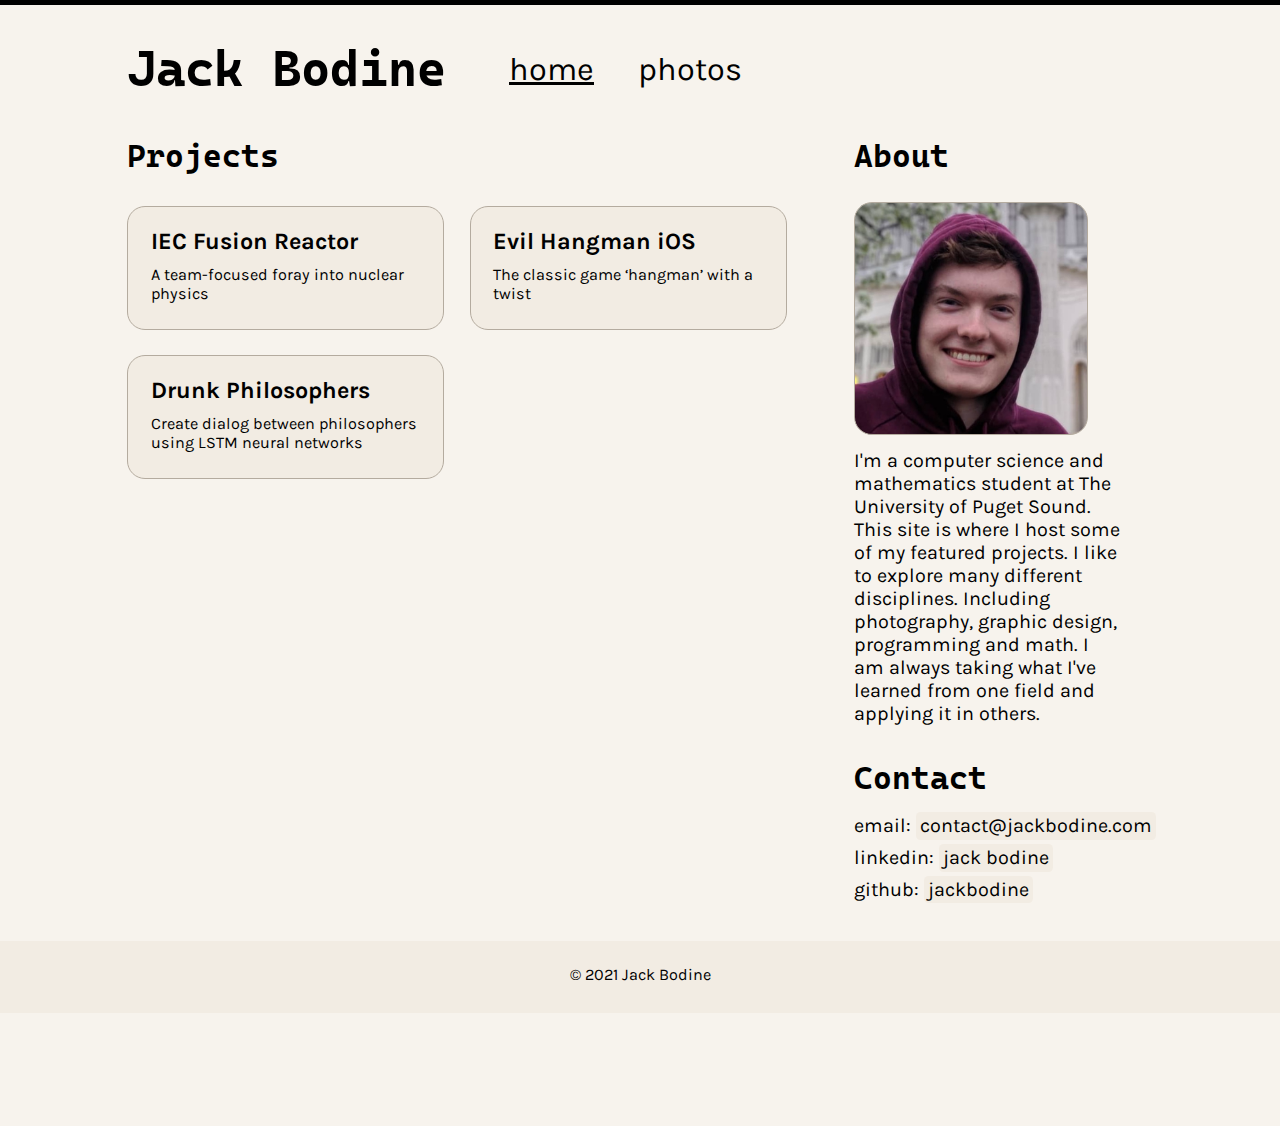
<file: index.html>
<!DOCTYPE html>
<html>
<header>
  <title>Jack Bodine</title>
  <meta charSet="UTF-8"/>
  <meta name="description" content="Hi! I'm Jack Bodine. I'm a computer science and mathematics student at The University of Puget Sound. This site is where I host some of my projects."/>
  <meta name="viewport" content="width=device-width, initial-scale=1.0">
  <link rel="shortcut icon" href="/favicon.ico" type="image/x-icon">
  <link rel="icon" href="/favicon.ico" type="image/x-icon">
  <link rel="stylesheet" type="text/css" href="stylesheet.css">
  <!-- <link rel="stylesheet" href="https://unpkg.com/pyloncss@latest/css/pylon.css"/> -->
  <link rel="stylesheet" type="text/css" href="pylon.css" />

  <meta name="viewport" content="width=device-width, initial-scale=1.0">
</header>

<body>
  <!-- <div id="announcment">
      <center><p style="padding-top:27px;">This site is currently under construction. </p></center>
    </div> -->

  <div id="bar"></div>

  <div class="content" style="padding-left: 60px">

    <vstack spacing=s>
      <hstack>
        <h1>Jack Bodine</h1>
        <div id="navbar" style="margin-left:70px">
          <text id="nav_option"><a href="index.html"><u>home</u></a></text>
          <text id="nav_option"><a href="photography.html">photos</a></text>
          <!-- <text id="nav_option"><a href = "writings.html">writings</a></text> -->
        </div>
        <spacer>
      </hstack>

      <hstack spacing=xs id="mainHStack" style="margin-top:-40px;">
        <vstack spacing=s>
          <h2>Projects</h2>

          <hstack spacing=xs id="projectHStack" style="margin-top:20px">

            <vstack spacing=l>

              <div id="newCard">
                <a href="https://upsreactor.com/">
                  <h1>IEC Fusion Reactor</h1>
                  <p>A team-focused foray into nuclear physics</p>
                </a>
              </div>

              <div id="newCard">
                <a href="https://medium.com/@ehoffmant/creating-philosopher-conversations-using-a-generative-lstm-network-fd22a14e3318">
                  <h1>Drunk Philosophers</h1>
                  <p>Create dialog between philosophers using LSTM neural networks</p>
                </a>
              </div>

              <!---
              <div id="newCard">
                <a href="">
                  <h1>sshiba</h1>
                  <p>A CLI bookmarking application for ssh addresses. Coming Soon.</p>
                </a>
              </div> -->

            </vstack>

            <vstack spacing=l id="secondProjectStack">

              <div id="newCard">
                <a href="https://apps.apple.com/us/app/id1525021356">
                  <h1>Evil Hangman iOS</h1>
                  <p>The classic game ‘hangman’ with a twist</p>
                </a>
              </div>
<!-- 
              <div id="newCard">
                <a href="">
                  <h1>Rad Routes</h1>
                  <p>A mountain climbing database for finding and uploading routes.</p>
                </a>
              </div> -->

            </vstack>

          </hstack>

        </vstack>

        <spacer></spacer>

        <vstack id="aboutVStack" spacing=xxs style="padding-left:0px">
          <vstack>
            <h2>About</h2>
            <div style="margin-top:0px" id="profile"></div>

            <p style="width:297px;  margin-top:15px">
              I'm a computer science and mathematics student at The University of Puget Sound. This site is where I host some of my featured projects. I like to explore many different disciplines. Including photography, graphic design, programming and
              math. I am always taking what I've learned from one field and applying it in others.
            </p>
          </vstack>

          <vstack spacing="s" id="contactStack">
            <h2>Contact</h2>
            <p style="width:355px; margin-top:0px;line-height: 1.6;">
              email: <a href="mailto:contact@jackbodine.com">contact@jackbodine.com</a><br />
              linkedin: <a href="https://www.linkedin.com/in/jacktbodine">jack bodine</a><br />
              github: <a href="https://github.com/jackbodine">jackbodine</a>
            </p>
          </vstack>
        </vstack>
      </hstack>
    </vstack>
  </div>

  <div id="footer">
    <center>
      <p style="padding-top:27px; font-size: 18px;">© 2021 Jack Bodine</p>
    </center>
  </div>

</body>

</html>
</file>
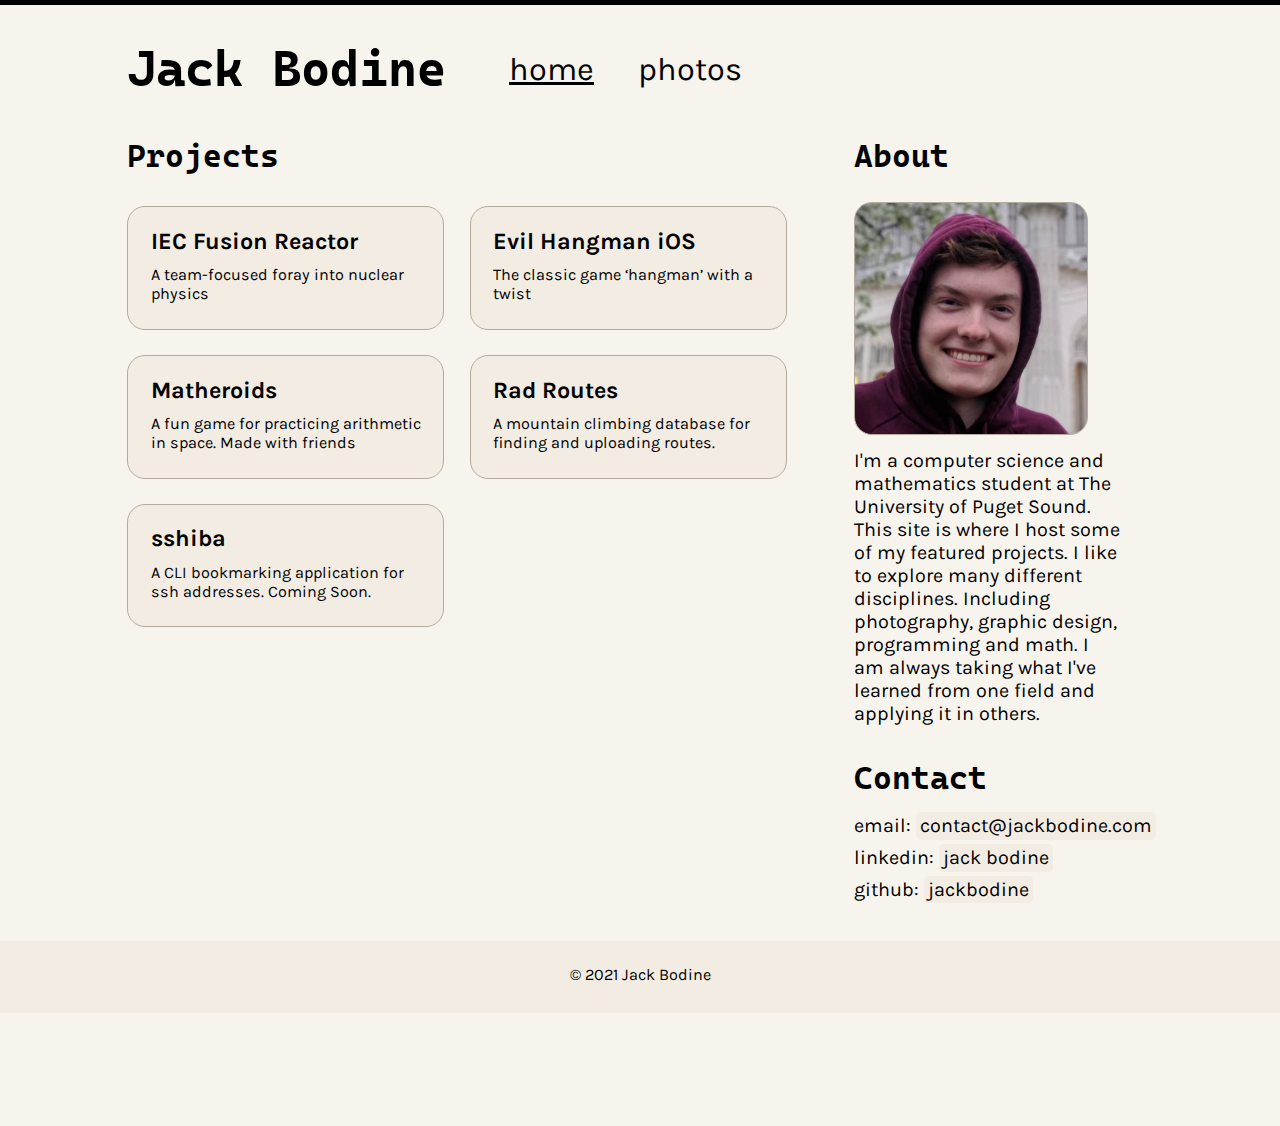
<file: main.html>
<!DOCTYPE html>
<html>
<header>
  <title>Jack Bodine</title>
  <meta charSet="UTF-8"/>
  <link rel="shortcut icon" href="/favicon.ico" type="image/x-icon">
  <link rel="icon" href="/favicon.ico" type="image/x-icon">
  <link rel="stylesheet" type="text/css" href="stylesheet.css">
  <!-- <link rel="stylesheet" href="https://unpkg.com/pyloncss@latest/css/pylon.css"/> -->
  <link rel="stylesheet" type="text/css" href="pylon.css" />

  <meta name="viewport" content="width=device-width, initial-scale=1.0">
</header>

<body>
  <!-- <div id="announcment">
      <center><p style="padding-top:27px;">This site is currently under construction. </p></center>
    </div> -->

  <div id="bar"></div>

  <div class="content" style="padding-left: 60px">

    <vstack spacing=s>
      <hstack>
        <h1>Jack Bodine</h1>
        <div id="navbar" style="margin-left:70px">
          <text id="nav_option"><a href="main.html"><u>home</u></a></text>
          <text id="nav_option"><a href="photography.html">photos</a></text>
          <!-- <text id="nav_option"><a href = "writings.html">writings</a></text> -->
        </div>
        <spacer>
      </hstack>

      <hstack spacing=xs id="mainHStack" style="margin-top:-40px;">
        <vstack spacing=s>
          <h2>Projects</h2>

          <hstack spacing=xs id="projectHStack" style="margin-top:20px">

            <vstack spacing=l>

              <div id="newCard">
                <a href="https://upsreactor.com/">
                  <h1>IEC Fusion Reactor</h1>
                  <p>A team-focused foray into nuclear physics</p>
                </a>
              </div>

              <div id="newCard">
                <a href="">
                  <h1>Matheroids</h1>
                  <p>A fun game for practicing arithmetic in space. Made with friends</p>
                </a>
              </div>

              <div id="newCard">
                <a href="">
                  <h1>sshiba</h1>
                  <p>A CLI bookmarking application for ssh addresses. Coming Soon.</p>
                </a>
              </div>

            </vstack>

            <vstack spacing=l id="secondProjectStack">

              <div id="newCard">
                <a href="https://apps.apple.com/us/app/id1525021356">
                  <h1>Evil Hangman iOS</h1>
                  <p>The classic game ‘hangman’ with a twist</p>
                </a>
              </div>

              <div id="newCard">
                <a href="">
                  <h1>Rad Routes</h1>
                  <p>A mountain climbing database for finding and uploading routes.</p>
                </a>
              </div>

            </vstack>

          </hstack>

        </vstack>

        <spacer></spacer>

        <vstack id="aboutVStack" spacing=xxs style="padding-left:0px">
          <vstack>
            <h2>About</h2>
            <div style="margin-top:0px" id="profile"></div>

            <p style="width:297px;  margin-top:15px">
              I'm a computer science and mathematics student at The University of Puget Sound. This site is where I host some of my featured projects. I like to explore many different disciplines. Including photography, graphic design, programming and
              math. I am always taking what I've learned from one field and applying it in others.
            </p>
          </vstack>

          <vstack spacing="s" id="contactStack">
            <h2>Contact</h2>
            <p style="width:355px; margin-top:0px;line-height: 1.6;">
              email: <a href="mailto:contact@jackbodine.com">contact@jackbodine.com</a><br />
              linkedin: <a href="https://www.linkedin.com/in/jacktbodine">jack bodine</a><br />
              github: <a href="https://github.com/JackBodine">jackbodine</a>
            </p>
          </vstack>
        </vstack>
      </hstack>
    </vstack>
  </div>

  <div id="footer">
    <center>
      <p style="padding-top:27px; font-size: 18px;">© 2021 Jack Bodine</p>
    </center>
  </div>

</body>

</html>
</file>
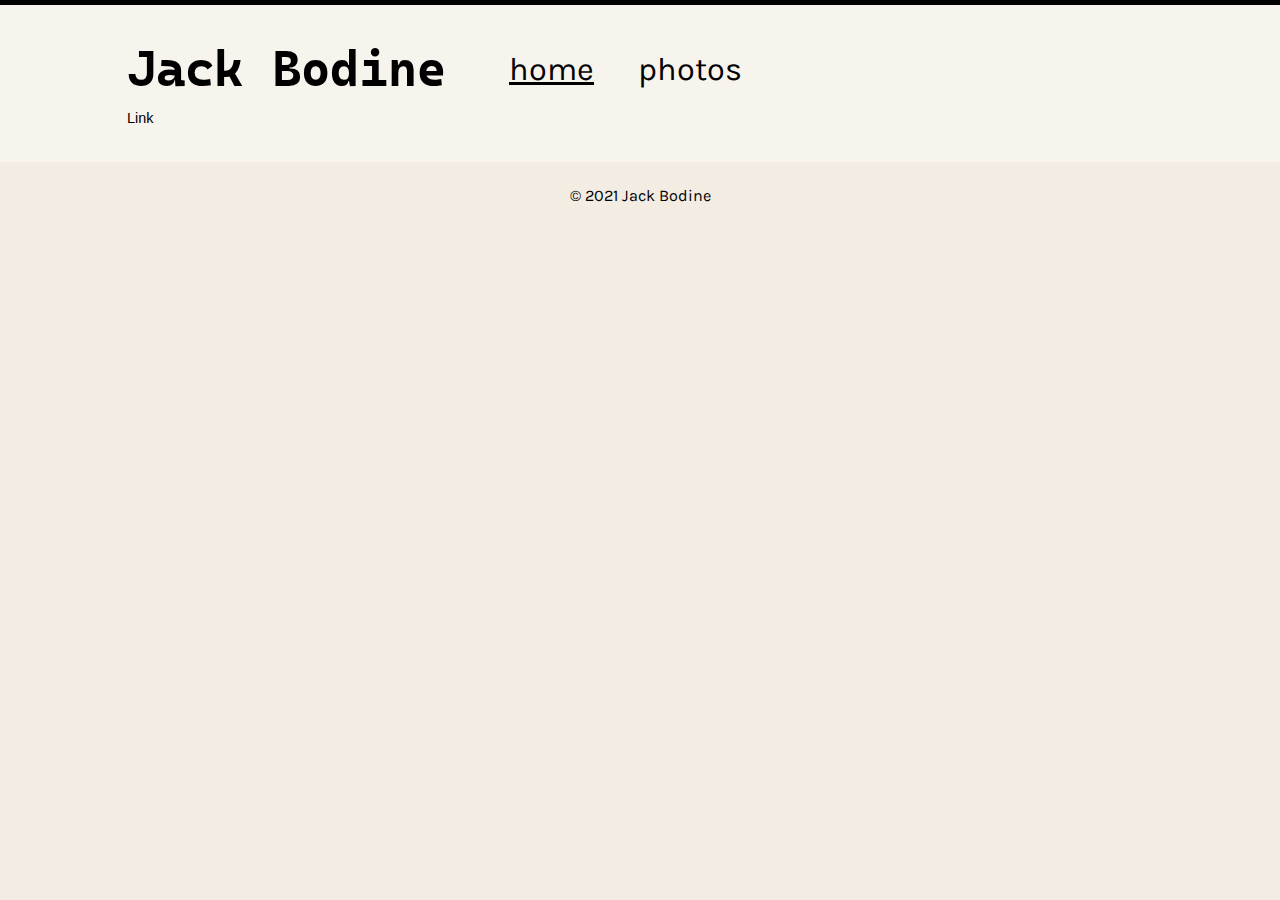
<file: rt.html>
<!DOCTYPE html>
<html>
<header>
  <title>Jack Bodine</title>
  <meta charSet="UTF-8"/>
  <meta name="description" content="Hi! I'm Jack Bodine. I'm a computer science and mathematics student at The University of Puget Sound. This site is where I host some of my projects."/>
  <meta name="viewport" content="width=device-width, initial-scale=1.0">
  <link rel="shortcut icon" href="/favicon.ico" type="image/x-icon">
  <link rel="icon" href="/favicon.ico" type="image/x-icon">
  <link rel="stylesheet" type="text/css" href="stylesheet.css">
  <!-- <link rel="stylesheet" href="https://unpkg.com/pyloncss@latest/css/pylon.css"/> -->
  <link rel="stylesheet" type="text/css" href="pylon.css" />

  <meta name="viewport" content="width=device-width, initial-scale=1.0">
</header>

<body>
  <!-- <div id="announcment">
      <center><p style="padding-top:27px;">This site is currently under construction. </p></center>
    </div> -->

  <div id="bar"></div>

  <div class="content" style="padding-left: 60px">

    <vstack spacing=s>
      <hstack>
        <h1>Jack Bodine</h1>
        <div id="navbar" style="margin-left:70px">
          <text id="nav_option"><a href="index.html"><u>home</u></a></text>
          <text id="nav_option"><a href="photography.html">photos</a></text>
          <!-- <text id="nav_option"><a href = "writings.html">writings</a></text> -->
        </div>
        <spacer>
      </hstack>

      <hstack spacing=xs id="mainHStack" style="margin-top:-40px;">
          <a href ="https://docs.google.com/presentation/d/1kXnQ-GGcNh7nzts8T7W5YJQEKBcn2PyLgnzi_blaeCI/edit?usp=sharing">Link</a>
      </hstack>
    </vstack>
  </div>

  <div id="footer">
    <center>
      <p style="padding-top:27px; font-size: 18px;">© 2021 Jack Bodine</p>
    </center>
  </div>

</body>

</html>
</file>
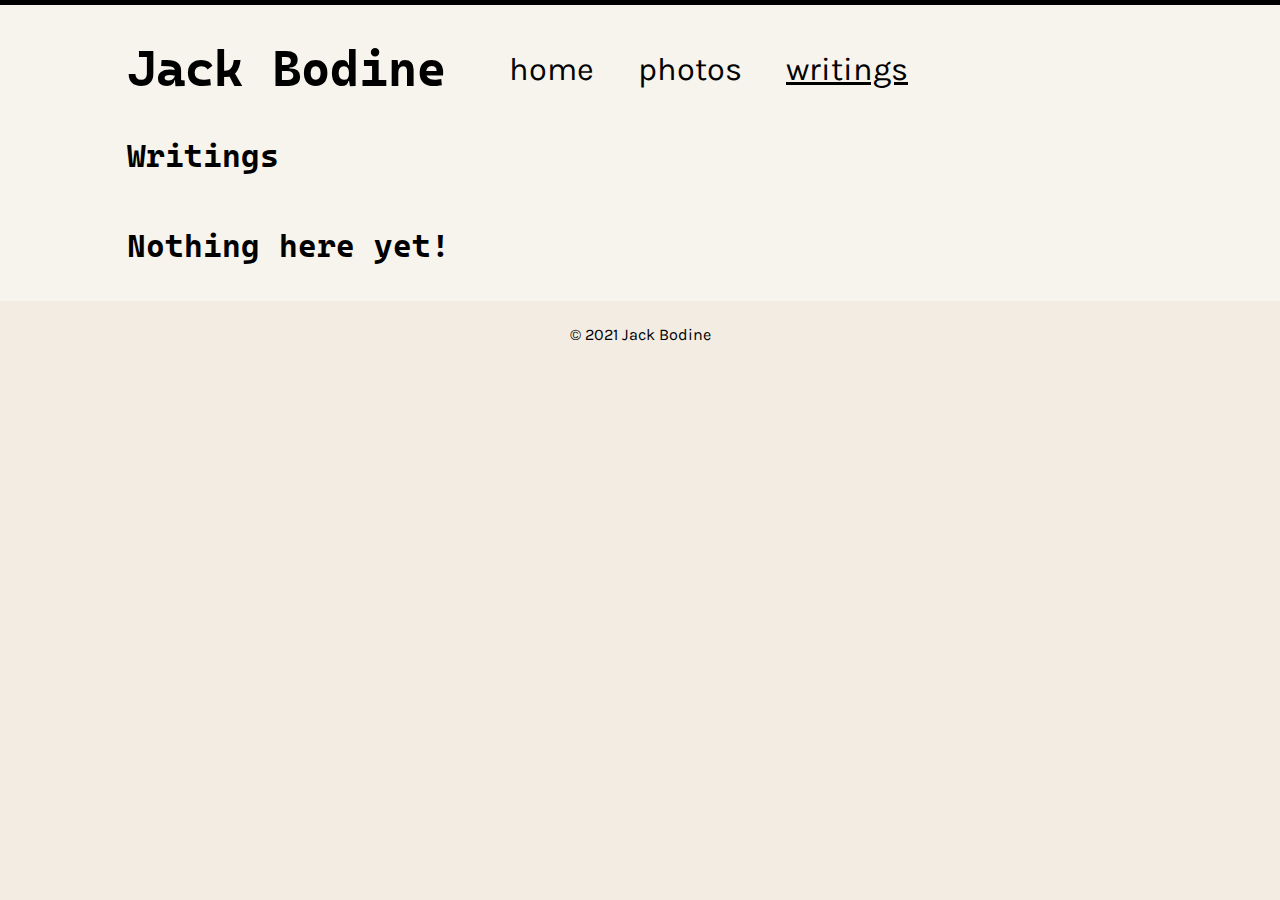
<file: writings.html>
<!DOCTYPE html>
<html>
<header>
  <title>Jack Bodine</title>
  <meta charSet="UTF-8"/>
  <meta name="viewport" content="width=device-width, initial-scale=1.0">
  <link rel="shortcut icon" href="/favicon.ico" type="image/x-icon">
  <link rel="icon" href="/favicon.ico" type="image/x-icon">
  <link rel="stylesheet" type="text/css" href="stylesheet.css">
  <!-- <link rel="stylesheet" href="https://unpkg.com/pyloncss@latest/css/pylon.css"/> -->
  <link rel="stylesheet" type="text/css" href="pylon.css" />

  <meta name="viewport" content="width=device-width, initial-scale=1.0">
</header>

<body>
  <!-- <div id="announcment">
      <center><p style="padding-top:27px;">This site is currently under construction. </p></center>
    </div> -->

  <div id="bar"></div>

  <div class="content" style="padding-left: 60px">

    <vstack spacing=s>
      <hstack>
        <h1>Jack Bodine</h1>
        <div id="navbar" style="margin-left:70px">
          <text id="nav_option"><a href="index.html">home</a></text>
          <text id="nav_option"><a href="photography.html">photos</a></text>
          <text id="nav_option"><a href="writings.html"><u>writings</u></a></text>
        </div>
        <spacer>
      </hstack>

      <hstack spacing=l style="margin-top:-40px;">
        <vstack spacing=l>

          <h2>Writings</h2>
          <h2>Nothing here yet!</h2>
        </vstack>
      </hstack>

    </vstack>

  </div>


  <div id="footer">
    <center>
      <p style="padding-top:27px; font-size: 18px;">© 2021 Jack Bodine</p>
    </center>
  </div>

</body>

</html>
</file>
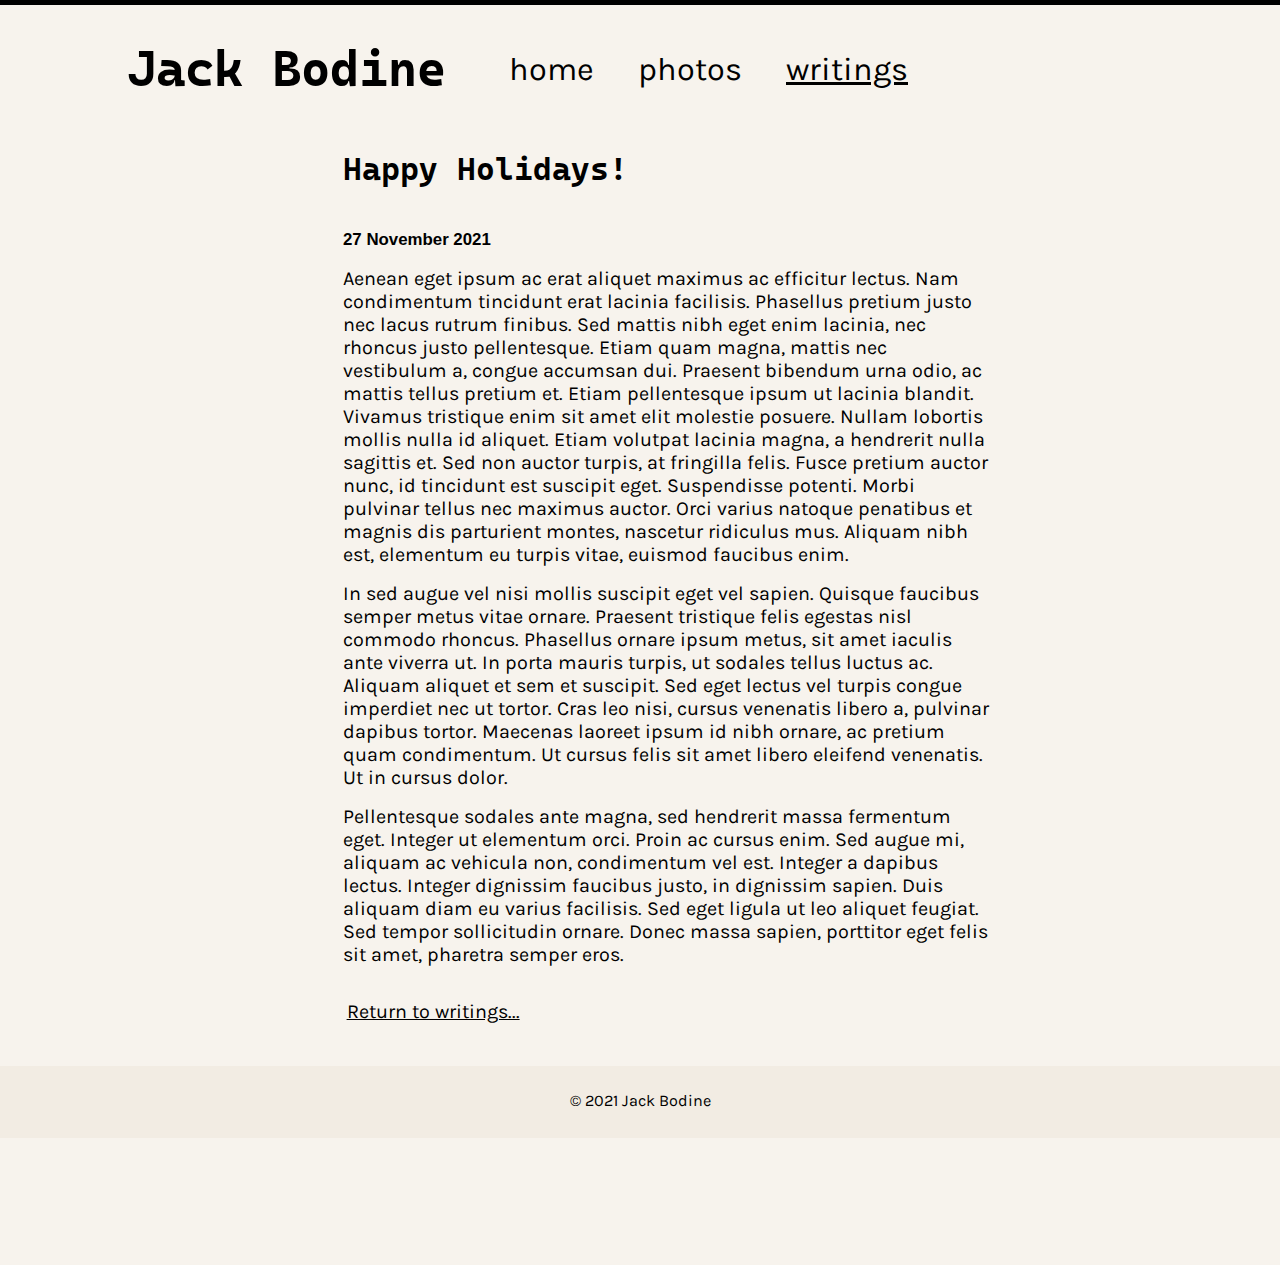
<file: essays/happyholidays2021.html>
<!DOCTYPE html>
<html>
<header>
  <title>Jack Bodine</title>
  <meta charSet="UTF-8"/>
  <meta name="viewport" content="width=device-width, initial-scale=1.0">
  <link rel="shortcut icon" href="/favicon.ico" type="image/x-icon">
  <link rel="icon" href="/favicon.ico" type="image/x-icon">
  <link rel="stylesheet" type="text/css" href="../stylesheet.css">
  <link rel="stylesheet" type="text/css" href="../writings.css">
  <!-- <link rel="stylesheet" href="https://unpkg.com/pyloncss@latest/css/pylon.css"/> -->
  <link rel="stylesheet" type="text/css" href="../pylon.css" />
  
  <meta name="viewport" content="width=device-width, initial-scale=1.0">
</header>

<body>
  
  <div id="bar"></div>
  
  <div class="content" style="padding-left: 60px">
    
    <vstack spacing=s>
      <hstack>
        <h1>Jack Bodine</h1>
        <div id="navbar" style="margin-left:70px">
          <text id="nav_option"><a href="../index.html">home</a></text>
          <text id="nav_option"><a href="../photography.html">photos</a></text>
          <text id="nav_option"><a href="../writings.html"><u>writings</u></a></text>
        </div>
        <spacer></spacer>
      </hstack>
      
      <hstack spacing=l style="margin-top:-25px; ">
        
        <vstack spacing=l id="article">
          
          <h2>Happy Holidays!</h2>
          <h3>27 November 2021</h3>
          <p>
            Aenean eget ipsum ac erat aliquet maximus ac efficitur lectus. Nam condimentum tincidunt erat lacinia facilisis. Phasellus pretium justo nec lacus rutrum finibus. Sed mattis nibh eget enim lacinia, nec rhoncus justo pellentesque. Etiam quam magna, mattis nec vestibulum a, congue accumsan dui. Praesent bibendum urna odio, ac mattis tellus pretium et. Etiam pellentesque ipsum ut lacinia blandit. Vivamus tristique enim sit amet elit molestie posuere. Nullam lobortis mollis nulla id aliquet. Etiam volutpat lacinia magna, a hendrerit nulla sagittis et. Sed non auctor turpis, at fringilla felis. Fusce pretium auctor nunc, id tincidunt est suscipit eget. Suspendisse potenti. Morbi pulvinar tellus nec maximus auctor. Orci varius natoque penatibus et magnis dis parturient montes, nascetur ridiculus mus. Aliquam nibh est, elementum eu turpis vitae, euismod faucibus enim.
          </p>
          <p>
            In sed augue vel nisi mollis suscipit eget vel sapien. Quisque faucibus semper metus vitae ornare. Praesent tristique felis egestas nisl commodo rhoncus. Phasellus ornare ipsum metus, sit amet iaculis ante viverra ut. In porta mauris turpis, ut sodales tellus luctus ac. Aliquam aliquet et sem et suscipit. Sed eget lectus vel turpis congue imperdiet nec ut tortor. Cras leo nisi, cursus venenatis libero a, pulvinar dapibus tortor. Maecenas laoreet ipsum id nibh ornare, ac pretium quam condimentum. Ut cursus felis sit amet libero eleifend venenatis. Ut in cursus dolor.
          </p>
          <p>
            Pellentesque sodales ante magna, sed hendrerit massa fermentum eget. Integer ut elementum orci. Proin ac cursus enim. Sed augue mi, aliquam ac vehicula non, condimentum vel est. Integer a dapibus lectus. Integer dignissim faucibus justo, in dignissim sapien. Duis aliquam diam eu varius facilisis. Sed eget ligula ut leo aliquet feugiat. Sed tempor sollicitudin ornare. Donec massa sapien, porttitor eget felis sit amet, pharetra semper eros.
          </p>

          <br />
          <p><a href="../writings.html">Return to writings...</a></p>
          
        </vstack>
      </hstack>
      
    </vstack>
    
  </div>
  
  
  <div id="footer">
    <center>
      <p style="padding-top:27px; font-size: 18px;">© 2021 Jack Bodine</p>
    </center>
  </div>
  
</body>

</html>
</file>
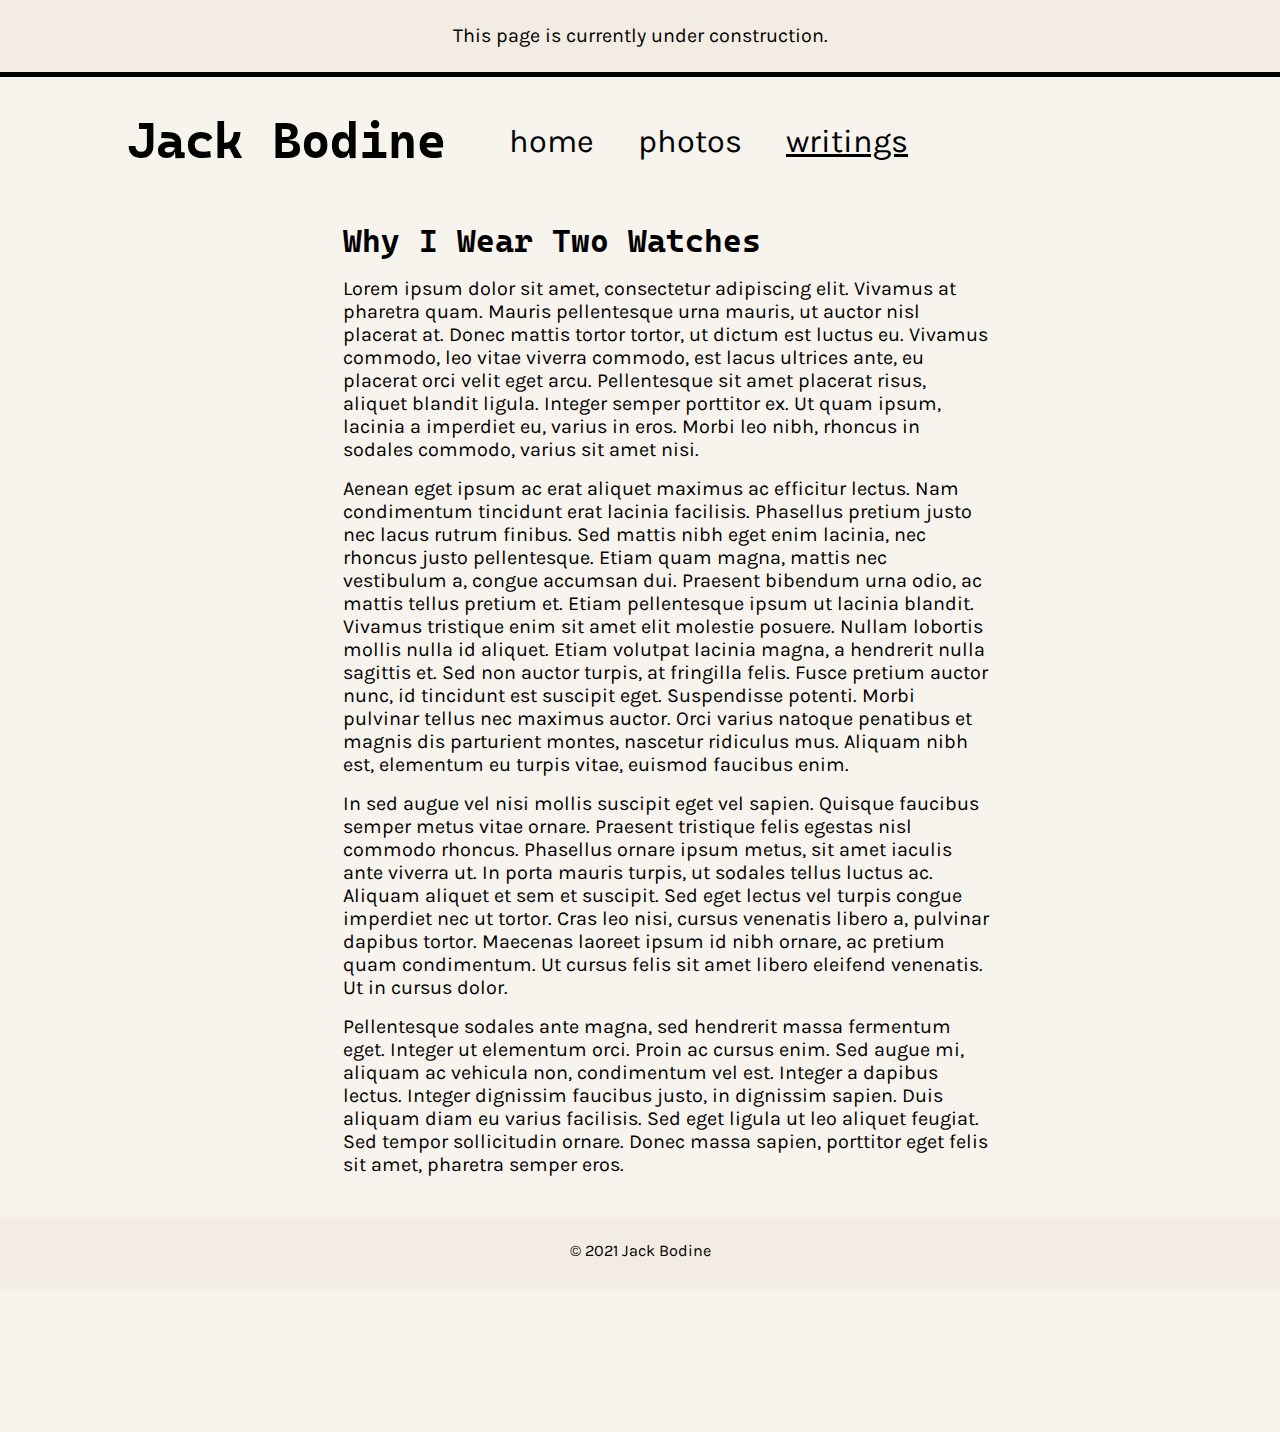
<file: essays/Watches.html>
<!DOCTYPE html>
<html>
<header>
  <title>Jack Bodine</title>
  <meta charSet="UTF-8"/>
  <meta name="viewport" content="width=device-width, initial-scale=1.0">
  <link rel="shortcut icon" href="/favicon.ico" type="image/x-icon">
  <link rel="icon" href="/favicon.ico" type="image/x-icon">
  <link rel="stylesheet" type="text/css" href="../stylesheet.css">
  <link rel="stylesheet" type="text/css" href="../writings.css">
  <!-- <link rel="stylesheet" href="https://unpkg.com/pyloncss@latest/css/pylon.css"/> -->
  <link rel="stylesheet" type="text/css" href="../pylon.css" />
  
  <meta name="viewport" content="width=device-width, initial-scale=1.0">
</header>

<body>
  <div id="announcment">
    <center><p style="padding-top:27px;">This page is currently under construction. </p></center>
  </div>
  
  <div id="bar"></div>
  
  <div class="content" style="padding-left: 60px">
    
    <vstack spacing=s>
      <hstack>
        <h1>Jack Bodine</h1>
        <div id="navbar" style="margin-left:70px">
          <text id="nav_option"><a href="../index.html">home</a></text>
          <text id="nav_option"><a href="../photography.html">photos</a></text>
          <text id="nav_option"><a href="../writings.html"><u>writings</u></a></text>
        </div>
        <spacer></spacer>
      </hstack>
      
      <hstack spacing=l style="margin-top:-25px; ">
        
        <vstack spacing=l id="article">
          
          <h2>Why I Wear Two Watches</h2>
          <p>
            Lorem ipsum dolor sit amet, consectetur adipiscing elit. Vivamus at pharetra quam. Mauris pellentesque urna mauris, ut auctor nisl placerat at. Donec mattis tortor tortor, ut dictum est luctus eu. Vivamus commodo, leo vitae viverra commodo, est lacus ultrices ante, eu placerat orci velit eget arcu. Pellentesque sit amet placerat risus, aliquet blandit ligula. Integer semper porttitor ex. Ut quam ipsum, lacinia a imperdiet eu, varius in eros. Morbi leo nibh, rhoncus in sodales commodo, varius sit amet nisi.
          </p>
          <p>
            Aenean eget ipsum ac erat aliquet maximus ac efficitur lectus. Nam condimentum tincidunt erat lacinia facilisis. Phasellus pretium justo nec lacus rutrum finibus. Sed mattis nibh eget enim lacinia, nec rhoncus justo pellentesque. Etiam quam magna, mattis nec vestibulum a, congue accumsan dui. Praesent bibendum urna odio, ac mattis tellus pretium et. Etiam pellentesque ipsum ut lacinia blandit. Vivamus tristique enim sit amet elit molestie posuere. Nullam lobortis mollis nulla id aliquet. Etiam volutpat lacinia magna, a hendrerit nulla sagittis et. Sed non auctor turpis, at fringilla felis. Fusce pretium auctor nunc, id tincidunt est suscipit eget. Suspendisse potenti. Morbi pulvinar tellus nec maximus auctor. Orci varius natoque penatibus et magnis dis parturient montes, nascetur ridiculus mus. Aliquam nibh est, elementum eu turpis vitae, euismod faucibus enim.
          </p>
          <p>
            In sed augue vel nisi mollis suscipit eget vel sapien. Quisque faucibus semper metus vitae ornare. Praesent tristique felis egestas nisl commodo rhoncus. Phasellus ornare ipsum metus, sit amet iaculis ante viverra ut. In porta mauris turpis, ut sodales tellus luctus ac. Aliquam aliquet et sem et suscipit. Sed eget lectus vel turpis congue imperdiet nec ut tortor. Cras leo nisi, cursus venenatis libero a, pulvinar dapibus tortor. Maecenas laoreet ipsum id nibh ornare, ac pretium quam condimentum. Ut cursus felis sit amet libero eleifend venenatis. Ut in cursus dolor.
          </p>
          <p>
            Pellentesque sodales ante magna, sed hendrerit massa fermentum eget. Integer ut elementum orci. Proin ac cursus enim. Sed augue mi, aliquam ac vehicula non, condimentum vel est. Integer a dapibus lectus. Integer dignissim faucibus justo, in dignissim sapien. Duis aliquam diam eu varius facilisis. Sed eget ligula ut leo aliquet feugiat. Sed tempor sollicitudin ornare. Donec massa sapien, porttitor eget felis sit amet, pharetra semper eros.
          </p>
          
        </vstack>
      </hstack>
      
    </vstack>
    
  </div>
  
  
  <div id="footer">
    <center>
      <p style="padding-top:27px; font-size: 18px;">© 2021 Jack Bodine</p>
    </center>
  </div>
  
</body>

</html>
</file>
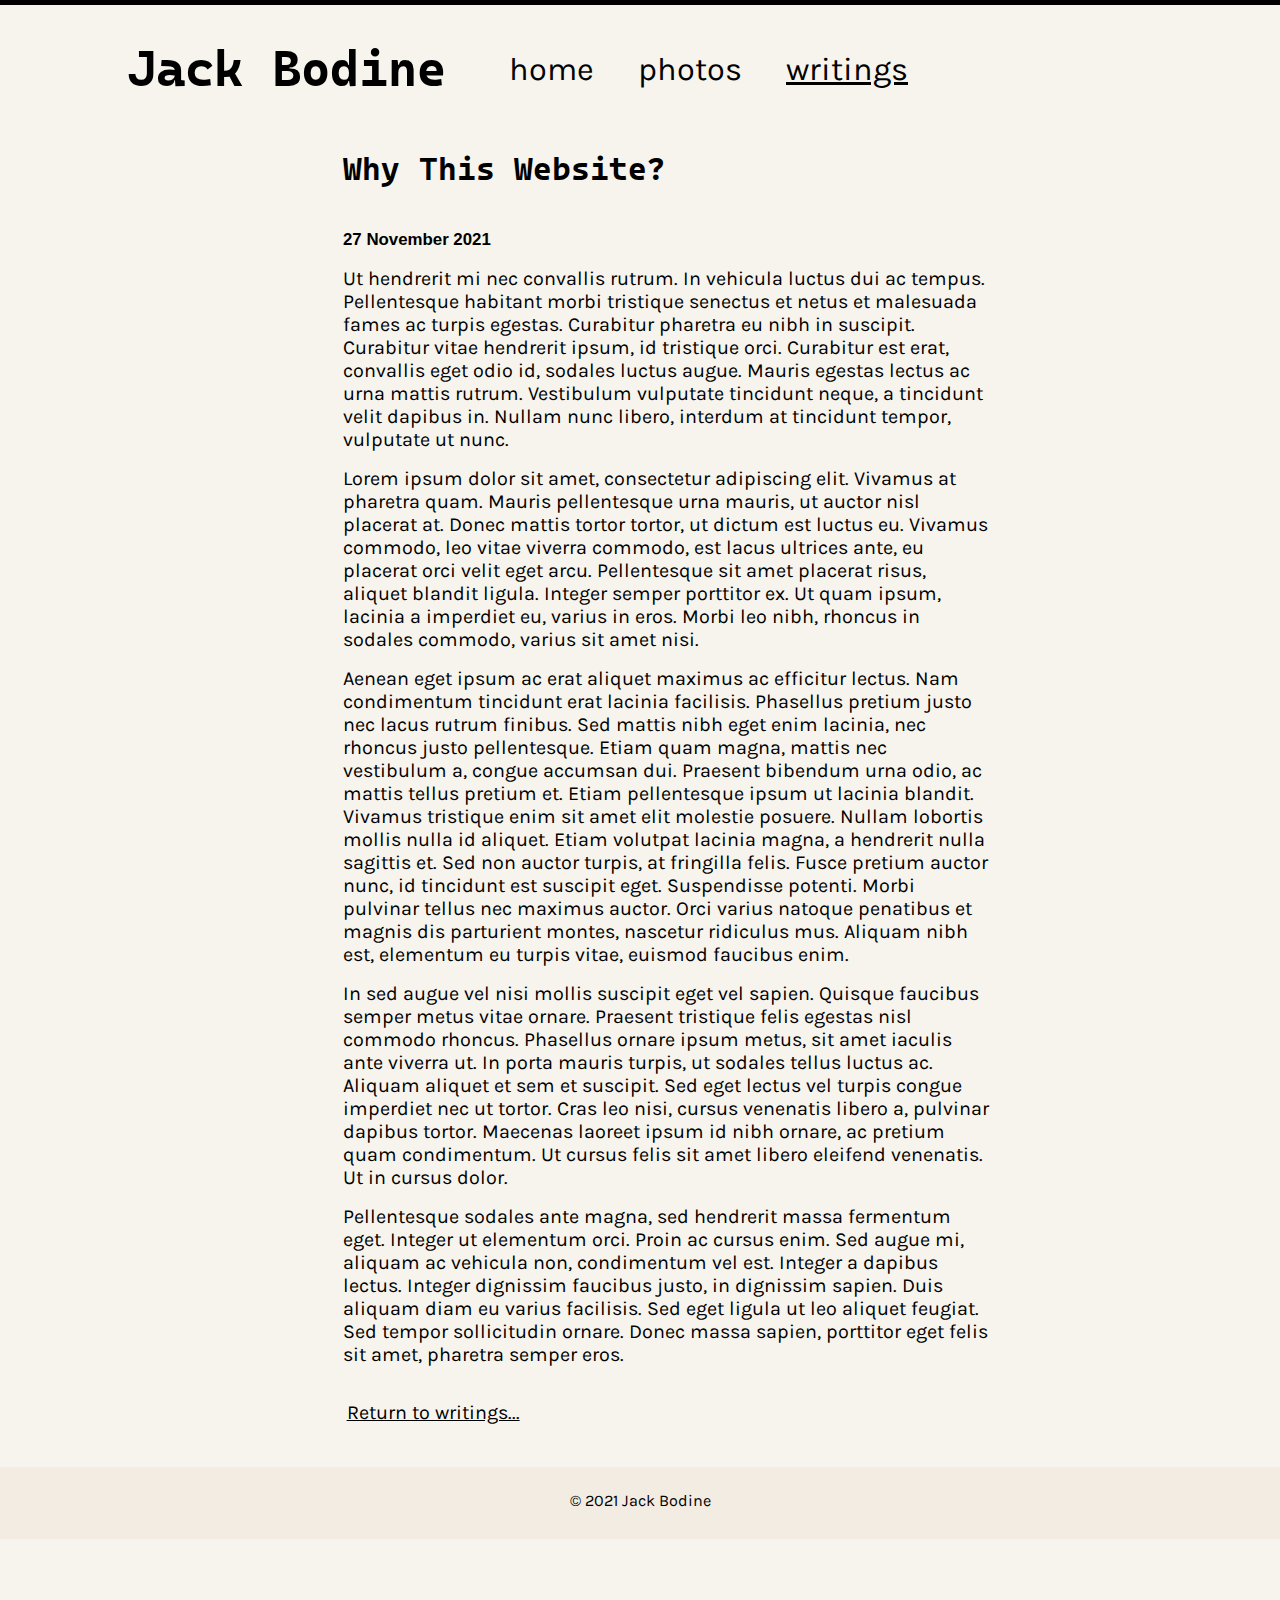
<file: essays/whythiswebsite.html>
<!DOCTYPE html>
<html>
<header>
  <title>Jack Bodine</title>
  <meta charSet="UTF-8"/>
  <meta name="viewport" content="width=device-width, initial-scale=1.0">
  <link rel="shortcut icon" href="/favicon.ico" type="image/x-icon">
  <link rel="icon" href="/favicon.ico" type="image/x-icon">
  <link rel="stylesheet" type="text/css" href="../stylesheet.css">
  <link rel="stylesheet" type="text/css" href="../writings.css">
  <!-- <link rel="stylesheet" href="https://unpkg.com/pyloncss@latest/css/pylon.css"/> -->
  <link rel="stylesheet" type="text/css" href="../pylon.css" />
  
  <meta name="viewport" content="width=device-width, initial-scale=1.0">
</header>

<body>
  <!-- <div id="announcment">
    <center><p style="padding-top:27px;">This page is currently under construction. </p></center>
  </div> -->
  
  <div id="bar"></div>
  
  <div class="content" style="padding-left: 60px">
    
    <vstack spacing=s>
      <hstack>
        <h1>Jack Bodine</h1>
        <div id="navbar" style="margin-left:70px">
          <text id="nav_option"><a href="../index.html">home</a></text>
          <text id="nav_option"><a href="../photography.html">photos</a></text>
          <text id="nav_option"><a href="../writings.html"><u>writings</u></a></text>
        </div>
        <spacer></spacer>
      </hstack>
      
      <hstack spacing=l style="margin-top:-25px; ">
        
        <vstack spacing=l id="article">
          
          <h2>Why This Website?</h2>
          <h3>27 November 2021</h3>
          <p>
            Ut hendrerit mi nec convallis rutrum. In vehicula luctus dui ac tempus. Pellentesque habitant morbi tristique senectus et netus et malesuada fames ac turpis egestas. Curabitur pharetra eu nibh in suscipit. Curabitur vitae hendrerit ipsum, id tristique orci. Curabitur est erat, convallis eget odio id, sodales luctus augue. Mauris egestas lectus ac urna mattis rutrum. Vestibulum vulputate tincidunt neque, a tincidunt velit dapibus in. Nullam nunc libero, interdum at tincidunt tempor, vulputate ut nunc.
          </p>
          <p>
            Lorem ipsum dolor sit amet, consectetur adipiscing elit. Vivamus at pharetra quam. Mauris pellentesque urna mauris, ut auctor nisl placerat at. Donec mattis tortor tortor, ut dictum est luctus eu. Vivamus commodo, leo vitae viverra commodo, est lacus ultrices ante, eu placerat orci velit eget arcu. Pellentesque sit amet placerat risus, aliquet blandit ligula. Integer semper porttitor ex. Ut quam ipsum, lacinia a imperdiet eu, varius in eros. Morbi leo nibh, rhoncus in sodales commodo, varius sit amet nisi.
          </p>
          <p>
            Aenean eget ipsum ac erat aliquet maximus ac efficitur lectus. Nam condimentum tincidunt erat lacinia facilisis. Phasellus pretium justo nec lacus rutrum finibus. Sed mattis nibh eget enim lacinia, nec rhoncus justo pellentesque. Etiam quam magna, mattis nec vestibulum a, congue accumsan dui. Praesent bibendum urna odio, ac mattis tellus pretium et. Etiam pellentesque ipsum ut lacinia blandit. Vivamus tristique enim sit amet elit molestie posuere. Nullam lobortis mollis nulla id aliquet. Etiam volutpat lacinia magna, a hendrerit nulla sagittis et. Sed non auctor turpis, at fringilla felis. Fusce pretium auctor nunc, id tincidunt est suscipit eget. Suspendisse potenti. Morbi pulvinar tellus nec maximus auctor. Orci varius natoque penatibus et magnis dis parturient montes, nascetur ridiculus mus. Aliquam nibh est, elementum eu turpis vitae, euismod faucibus enim.
          </p>
          <p>
            In sed augue vel nisi mollis suscipit eget vel sapien. Quisque faucibus semper metus vitae ornare. Praesent tristique felis egestas nisl commodo rhoncus. Phasellus ornare ipsum metus, sit amet iaculis ante viverra ut. In porta mauris turpis, ut sodales tellus luctus ac. Aliquam aliquet et sem et suscipit. Sed eget lectus vel turpis congue imperdiet nec ut tortor. Cras leo nisi, cursus venenatis libero a, pulvinar dapibus tortor. Maecenas laoreet ipsum id nibh ornare, ac pretium quam condimentum. Ut cursus felis sit amet libero eleifend venenatis. Ut in cursus dolor.
          </p>
          <p>
            Pellentesque sodales ante magna, sed hendrerit massa fermentum eget. Integer ut elementum orci. Proin ac cursus enim. Sed augue mi, aliquam ac vehicula non, condimentum vel est. Integer a dapibus lectus. Integer dignissim faucibus justo, in dignissim sapien. Duis aliquam diam eu varius facilisis. Sed eget ligula ut leo aliquet feugiat. Sed tempor sollicitudin ornare. Donec massa sapien, porttitor eget felis sit amet, pharetra semper eros.
          </p>

          <br />
          <p><a href="../writings.html">Return to writings...</a></p>
          
        </vstack>
      </hstack>
      
    </vstack>
    
  </div>
  
  
  <div id="footer">
    <center>
      <p style="padding-top:27px; font-size: 18px;">© 2021 Jack Bodine</p>
    </center>
  </div>
  
</body>

</html>
</file>
<file: stylesheet.css>
@media (prefers-color-scheme: light) {
  :root {
    --background: #F7F3ED;
    --text: #000000;
    --border: #B4AB9F;
    --bar: #000000;
    --shade: #F2ECE3;
    --shadow: #AAAAAA;
    --select: #E6DBCC;
    --selected: #B59C7B;
  }
}

@media (prefers-color-scheme: dark) {
  :root {
    --background: #2B2521;
    --text: #E6CFB3;
    --bar: #E6CFB3;
    --border: #3D3328;
    --shade: #241F1A;
    --shadow: #0d0d0d;
    --select: #3D3328;
    --selected: #5C4F3D;
  }
}

h1, h2, p{
  color: var(--text);
}

html {
  zoom: 90%;
}

@font-face {
  font-family: 'CascadiaCode';
  src: url('fonts/CascadiaCode.ttf');
}

@font-face {
  font-family: 'karla';
  src: url('fonts/Karla.ttf');
}

body {
  margin: auto;
  font-family: sans-serif;
  min-height: 100vh;
  background: var(--background);
  -webkit-font-smoothing: antialiased
}

.content {
  max-width: 1200px;
  margin: auto;
}

p {
  font-size: 22px;
  font-family: karla;
}

h1 {
  font-size: 56px;
  font-family: CascadiaCode;
}

h2 {
  font-size: 36px;
  font-family: CascadiaCode;
}

#profile {
  border-radius: 20px;
  width: 257px;
  height: 257px;
  border-color: var(--border);
  border-width: 2px;
  border-style: solid;
  /* box-shadow: 0px 0px 6px #AAAAAA; */
  background-image: url('pic.jpeg');
  background-size: cover;
  /* background-size: 100% 100%; */
  background-repeat: no-repeat;
  margin-top: -15px;
  /**margin-left:13px;**/
}

#footer {
  left: 0;
  bottom: 0;
  width: 100%;
  background-color: var(--shade);
  color: var(--text);
  height: 80px;
  margin-top: 40px;
  box-shadow: 0 50vh 0 50vh var(--shade);
}

body { height: 100%; } 

#announcment {
  font-size: 18px;
  margin-top: -22px;
  left: 0;
  width: 100%;
  background-color: var(--shade);
  color: var(--text);
  height: 80px;
}

#bar {
  top: 0px;
  left: 0px;
  width: 100%;
  height: 5px;
  background-color: var(--bar);
}

#navbar {
  color: var(--text);
  font-family: karla;
  text-decoration: none;
  font-size: 36px;
  margin: 50px;
  font-weight: 2px;
}

#newCard {
  border-color: var(--border);
  border-width: 1px;
  border-style: solid;
  background-color: var(--shade);
  height: 135px;
  width: 350px;
  border-radius: 20px;
  font-family: karla;
}

#newCard:hover {
  box-shadow: 0px 0px 6px var(--shadow);
  transition: all .2s ease-in-out;
}

#newCard h1 {
  font-family: karla;
  margin-top: 23px;
  color: var(--text);
  font-size: 26px;
  font-weight: bold;
  margin-left: 25px;
}

#newCard p {
  font-family: karla;
  color: var(--text);
  font-size: 18px;
  margin-left: 25px;
  margin-right: 25px;
  margin-top: -6px;
}

a,
a:link,
a:visited,
a:hover,
a:active {
  text-decoration: none;
  color: var(--text);
}

#newCard a {
  display: inline-block;
  width: 100%;
  height: 100%;
}

#nav_option {
  margin-right: 40px;
  text-decoration: none;
}

#nav_option:hover {
  text-decoration: underline;
}

p a:link {
  color: var(--text);
  background-color: var(--shade);
}

p a:visited {
  color: var(--text);
  background-color: var(--shade);
}

p a:hover {
  background-color: var(--select);
}

p a:active {
  background-color: var(--selected);
}

a {
  transition: color .1s ease-in-out, background .1s ease-in-out;
  text-decoration: none;
}

p a {
  display: inline-block;
  vertical-align: baseline;
  padding: 0 4px;
  margin: 0;
  border-radius: 5px;
  text-decoration: none;
  line-height: 1.4
}

#contactStack {
  margin-top: -20px;
}

@media only screen and (max-width:1125px) {
  .content {
    max-width: 800px;
    margin: auto;
  }

  #projectHStack {
    flex: 1 1 auto;
    flex-direction: column;
  }

  #secondProjectStack {
    margin-top: 30px;
  }
}

@media only screen and (max-width:767px) {
  .content {
    max-width: 600px;
    justify-content: center;
    margin: auto;
  }

  #mainHStack {
    flex: 1 1 auto;
    flex-direction: column;
  }

  .content {
    margin-left: -30px;
  }

  p {
    font-size: 18px;
  }

  #card p {
    width: 300px;
  }

  #card {
    width: 320px;
  }

  #contactStack {
    margin-top: 0px;
  }

  h1 {
    font-size: 46px;
    font-family: Karla;
  }
}
</file>
<file: pylon.css>
hstack {
  display: flex;
  align-self: stretch;
  align-items: center;
  flex-direction: row
}

hstack[spacing=xl]>* {
  margin-right: 40px
}

hstack[spacing=l]>* {
  margin-right: 28px
}

hstack[spacing=m]>* {
  margin-right: 20px
}

hstack[spacing=s]>* {
  margin-right: 15px
}

hstack[spacing=xs]>* {
  margin-right: 10px
}

hstack[spacing=xxs]>* {
  margin-right: 6px
}

hstack[spacing]>:last-child {
  margin-right: 0
}

hstack[align-y=top] {
  align-items: flex-start
}

hstack[align-y=center] {
  align-items: center
}

hstack[align-y=bottom] {
  align-items: flex-end
}

hstack[align-x=left] {
  justify-content: flex-start
}

hstack[align-x=center] {
  justify-content: center
}

hstack[align-x=right] {
  justify-content: flex-end
}

vstack {
  display: flex;
  align-self: stretch;
  flex: 1 1 auto;
  flex-direction: column
}

vstack[spacing=xl]>* {
  margin-bottom: 40px
}

vstack[spacing=l]>* {
  margin-bottom: 28px
}

vstack[spacing=m]>* {
  margin-bottom: 20px
}

vstack[spacing=s]>* {
  margin-bottom: 15px
}

vstack[spacing=xs]>* {
  margin-bottom: 10px
}

vstack[spacing=xxs]>* {
  margin-bottom: 6px
}

vstack[spacing]>:last-child {
  margin-bottom: 0
}

vstack[align-x=left] {
  align-items: flex-start
}

vstack[align-x=center] {
  align-items: center
}

vstack[align-x=right] {
  align-items: flex-end
}

vstack[align-y=top] {
  justify-content: flex-start
}

vstack[align-y=center] {
  justify-content: center
}

vstack[align-y=bottom] {
  justify-content: flex-end
}

list {
  display: flex;
  align-self: stretch;
  flex: 1 1 auto;
  flex-direction: column
}

list>* {
  border-bottom: 1px solid #d9ddde
}

list>*, list vstack {
  margin: 0
}

list>:last-child {
  border-bottom: none
}

list[spacing=xl]>* {
  padding: 40px 0
}

list[spacing=l]>* {
  padding: 28px 0
}

list[spacing=m]>* {
  padding: 20px 0
}

list[spacing=s]>* {
  padding: 15px 0
}

list[spacing=xs]>* {
  padding: 10px 0
}

list[spacing=xxs]>* {
  padding: 6px 0
}

list[align-x=left] {
  align-items: flex-start
}

list[align-x=center] {
  align-items: center
}

list[align-x=right] {
  align-items: flex-end
}

list[align-y=top] {
  justify-content: flex-start
}

list[align-y=center] {
  justify-content: center
}

list[align-y=bottom] {
  justify-content: flex-end
}

spacer {
  flex: 1
}

divider {
  background-color: #d9ddde;
  align-self: stretch
}

vstack>divider {
  margin: 10px 0;
  height: 1px
}

vstack[spacing]>divider {
  margin-top: 0
}

hstack>divider {
  margin: 0 10px;
  width: 1px
}

hstack[spacing]>divider {
  margin-left: 0
}

divider+list {
  margin-top: calc(-1*10px)
}

text {
  line-height: auto
}

text[font=title] {
  font-size: 24px;
  font-weight: 600
}

text[font=caption] {
  color: #999;
  font-size: 13px
}

text[bold] {
  font-weight: 700
}

text[underline=true], text[underline] {
  text-decoration: underline
}

text[underline=false] {
  text-decoration: none
}

view {
  display: flex;
  height: 100%
}

.pylon {
  height: 100%;
  padding: 0;
  margin: 0
}

[debug] * {
  outline: 1px solid #009ddc !important
}

[stretch] {
  align-self: stretch;
  flex: 1 1 auto
}

vstack[stretch] {
  height: 100%
}
</file>
<file: writings.css>
@media (prefers-color-scheme: light) {
    :root {
      --background: #F7F3ED;
    }
  }
  
  @media (prefers-color-scheme: dark) {
    :root {
      --background: #2B2521;
    }
  }

@font-face {
    font-family: 'karla';
    src: url('fonts/Karla.ttf');
  }

#article p {
    margin-top: -10px;
}

#article a {
    font-family: karla;
    font-size: 22px;
    text-decoration: underline;
    background-color: var(--background);
}

#article {
    max-width: 60%;
    margin: auto;
    margin-bottom: 5px;
}
</file>
